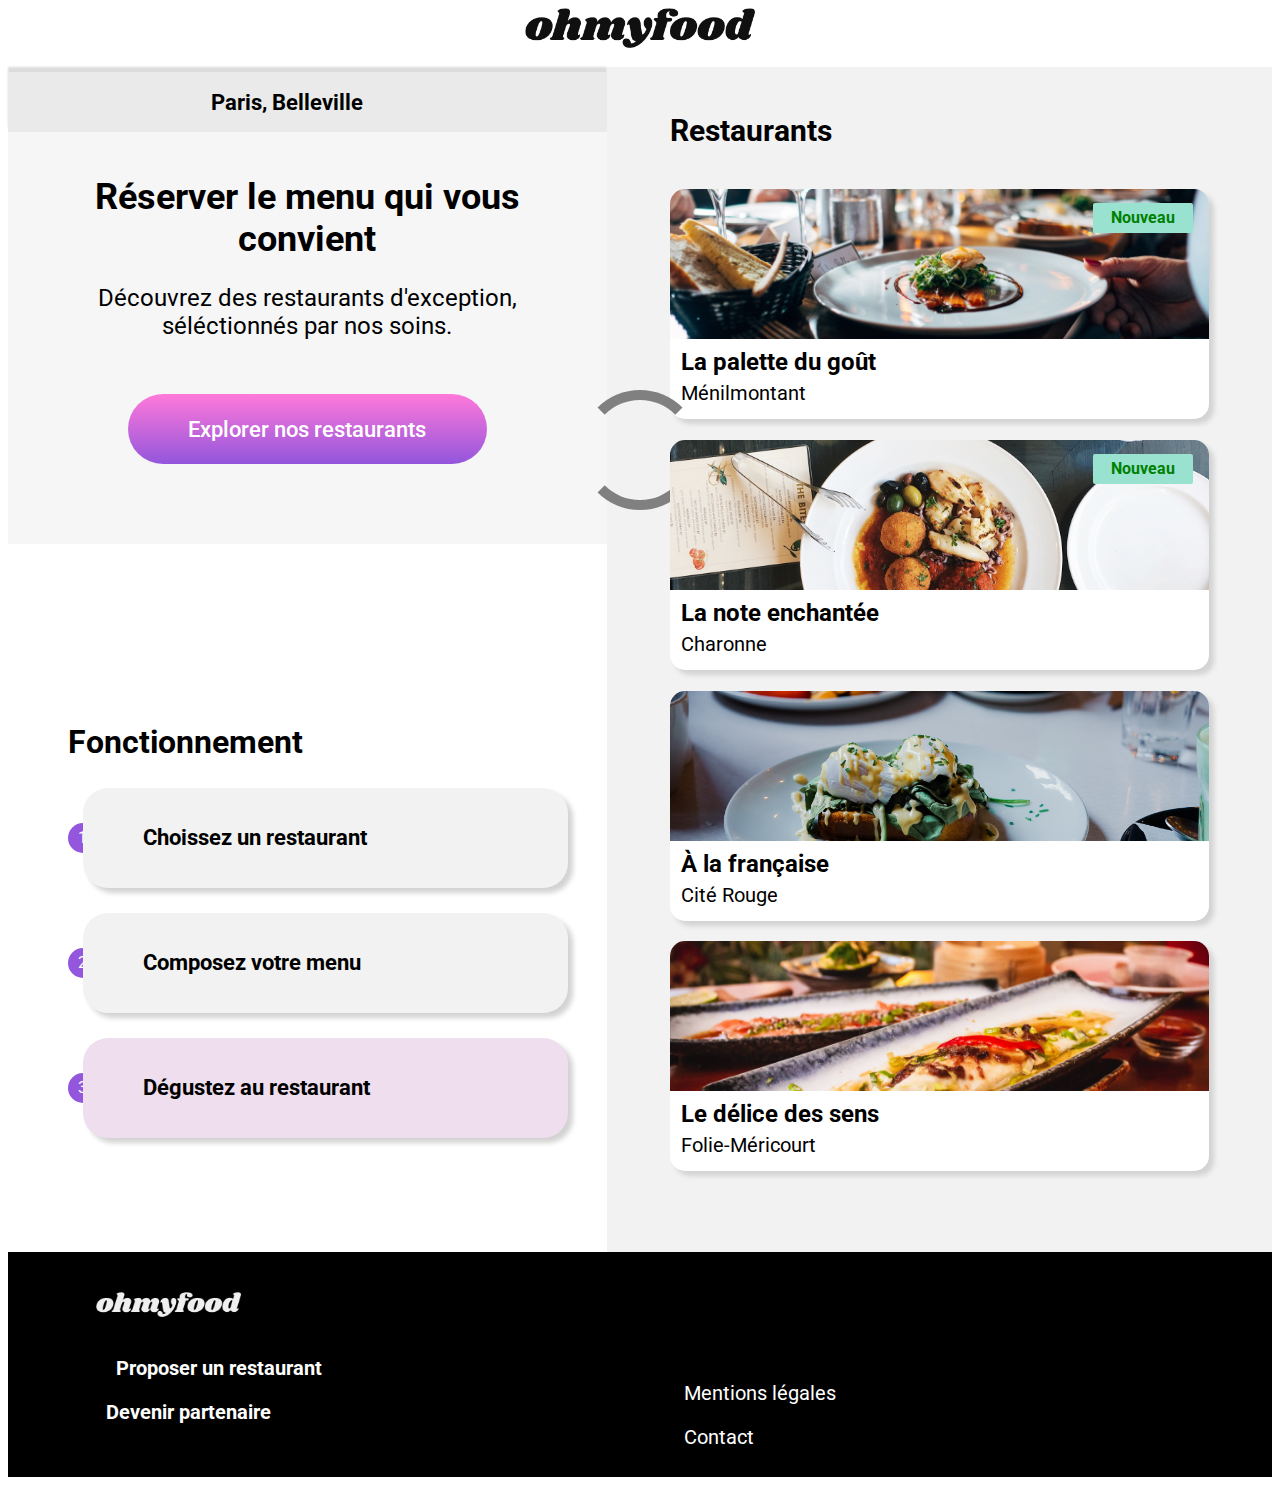
<file: index.html>
<!DOCTYPE html>
<html lang="fr">
<head>
    <meta charset="UTF-8">
    <title>ohmyfood-Accueil</title>
    <meta name="viewport" content="width=device-width" />
    <link
      rel="stylesheet"
      href="https://use.fontawesome.com/releases/v5.13.0/css/all.css"
      integrity="sha384-Bfad6CLCknfcloXFOyFnlgtENryhrpZCe29RTifKEixXQZ38WheV+i/6YWSzkz3V"
      crossorigin="anonymous"
    />
    <link rel="stylesheet" href="style.css">
    <link rel="preconnect" href="https://fonts.gstatic.com">
    <link href="https://fonts.googleapis.com/css2?family=Shrikhand&display=swap" rel="stylesheet">
    <link href="https://fonts.googleapis.com/css2?family=Roboto:wght@100;400&family=Shrikhand&display=swap" rel="stylesheet"> 
</head>
<body>
  <div id="loader">
  </div>
  <div id="corps">
    <header>
      <div id="TETE">
        <div id="TETE__logo">
          <img src="images/logo/ohmyfood.png" alt="ohmyfood" height="40">
        </div>
      </div>
    </header>
    <div id="pc">
      <div id="principal">
        <nav id="top">
          <div id="ville">
            <div id="ville__loc">   
              <div id="ville__map">
                <i class="fas fa-map-marker-alt fa-lg" id="map"></i>
              </div>
              <div id="ville__paris">
                <P><strong>Paris, Belleville</strong></P>
              </div>
            </div>
          </div>
          <div id="oh">
            <div id="oh__menu">
              <h1 id="oh__menu--titre">Réserver le menu qui vous convient</h1>
              <p id="oh__menu--txt">Découvrez des restaurants d'exception, séléctionnés par nos soins.</P>
              <div id="bouton">
                <a id="bouton__explorer" href="#Restaurants">Explorer nos restaurants</a>
              </div>
            </div> 
          </div>
        </nav>  
        <div id="fonct">
          <h1>Fonctionnement</h1>
          <div class="fonct__list">
            <div class="fonct__list--number">
              1
            </div>
            <div class="fonct__list--txt">
              <div class="fonct__list--logo">
                <i class="fas fa-mobile-alt fa-sm" id="mobile"></i>
              </div>
              Choissez un restaurant
            </div>
          </div>
          <div class="fonct__list">
            <div class="fonct__list--number">
              2
            </div>
            <div class="fonct__list--txt">
              <div class="fonct__list--logo">
                <i class="fas fa-list-ul fa-sm" id="list"></i>
              </div>
              Composez votre menu
            </div>
          </div>
          <div class="fonct__list">
            <div class="fonct__list--number">
              3
            </div>
            <div class="fonct__list--txt" id="violet">
              <div class="fonct__list--logo">
                <i class="fas fa-store fa-sm" id="store"></i>
              </div>
              Dégustez au restaurant
            </div>
          </div>
        </div>
      </div>
      <div id="Restaurants">
        <h1>Restaurants</h1>
        <div class="Restaurants__list">
          <a href="Menu_la_palette.html">
            <div class="Restaurants__list--Resto">
              <div class="Restaurants__list--image">
                <img src="images/restaurants/La_palette_du_goût.jpg" alt="La palette du goût" class="image">
              </div>
              <div class="Restaurants__list--Nouveau" id="Nouveau">
                Nouveau
              </div>
            </div>
            <div class="Resto__titre">
              <div>
                <h2>La palette du goût</h2>
                <p>Ménilmontant</p>
              </div>
              <input type="checkbox" id="Resto1" class="Resto">
              <label for="Resto1" class="vide">
                <i class="far fa-heart fa-2x heart"></i>
              </label>
              <label for="Resto1" class="coeur">
                <i class="fas fa-heart fa-2x remplissage"></i>
              </label>
            </div>
          </a>
        </div>
        <div class="Restaurants__list">
          <a href="Menu_la_note.html">
            <div class="Restaurants__list--Resto">
              <div class="Restaurants__list--image">
                <img src="images/restaurants/La_note_enchantée.jpg" alt="La note enchantée" class="image">
              </div>
              <div class="Restaurants__list--Nouveau">
                Nouveau
              </div>
            </div>
            <div class="Resto__titre">
              <div>
                <h2>La note enchantée</h2>
                <p>Charonne</p>
              </div>
              <input type="checkbox" id="Resto2" class="Resto">
              <label for="Resto2" class="vide">
                <i class="far fa-heart fa-2x heart"></i>
              </label>
              <label for="Resto2" class="coeur">
                <i class="fas fa-heart fa-2x remplissage"></i>
              </label>
            </div>
          </a>
        </div>
        <div class="Restaurants__list">
          <a href="Menu_a_la_francaise.html">
            <div class="Restaurants__list--Resto">
              <div class="Restaurants__list--image">
                <img src="images/restaurants/À_la_française.jpg" alt="À la française" class="image">
              </div>
            </div>
            <div class="Resto__titre">
              <div>
                <h2>À la française</h2>
                <p>Cité Rouge</p>
              </div>
              <input type="checkbox" id="Resto3" class="Resto">
              <label for="Resto3" class="vide">
                <i class="far fa-heart fa-2x heart"></i>
              </label>
              <label for="Resto3" class="coeur">
                <i class="fas fa-heart fa-2x remplissage"></i>
              </label>
            </div>
          </a>
        </div>
        <div class="Restaurants__list">
          <a href="Menu_le_délice.html">
            <div class="Restaurants__list--Resto">
              <div class="Restaurants__list--image">
                <img src="images/restaurants/Le_délice_des_sens.jpg" alt="Le délice des sens" class="image">
              </div>
            </div>
            <div class="Resto__titre">
              <div>
                <h2>Le délice des sens</h2>
                <p>Folie-Méricourt</p>
              </div>
              <input type="checkbox" id="Resto4" class="Resto">
              <label for="Resto4" class="vide">
                <i class="far fa-heart fa-2x heart"></i>
              </label>
              <label for="Resto4" class="coeur">
                <i class="fas fa-heart fa-2x remplissage"></i>
              </label>
            </div>
          </a>
        </div>
      </div>
    </div>
    <footer>
      <div id="pied">
        <div id="pied__contact">
          <div id="pied__logo">
            <img src="images/logo/ohmyfood.png" alt="ohmyfood" height="25">
          </div>
          <div id="gras">
            <span class="pied__lien">
              <i class="fas fa-utensils fa-sm" id="ustensile"></i>
              <a href="proposer.html" class="pied__lien"><strong>Proposer un restaurant</strong></a>
            </span>
            <span class="pied__lien">
              <i class="fas fa-hands-helping fa-sm" id="mains"></i>
              <a href="partenaire.html" class="pied__lien"><strong>Devenir partenaire</strong></a>
            </span>
          </div>
          <div id="normal">
            <a href="Mentions_légales.html" class="pied__lien">Mentions légales</a>
            <a href="mailto:contact@ohmyfood.fr" class="pied__lien">Contact</a>
          </div>
        </div>
      </div>
    </footer>
  </div>
</body>
</html>
</file>
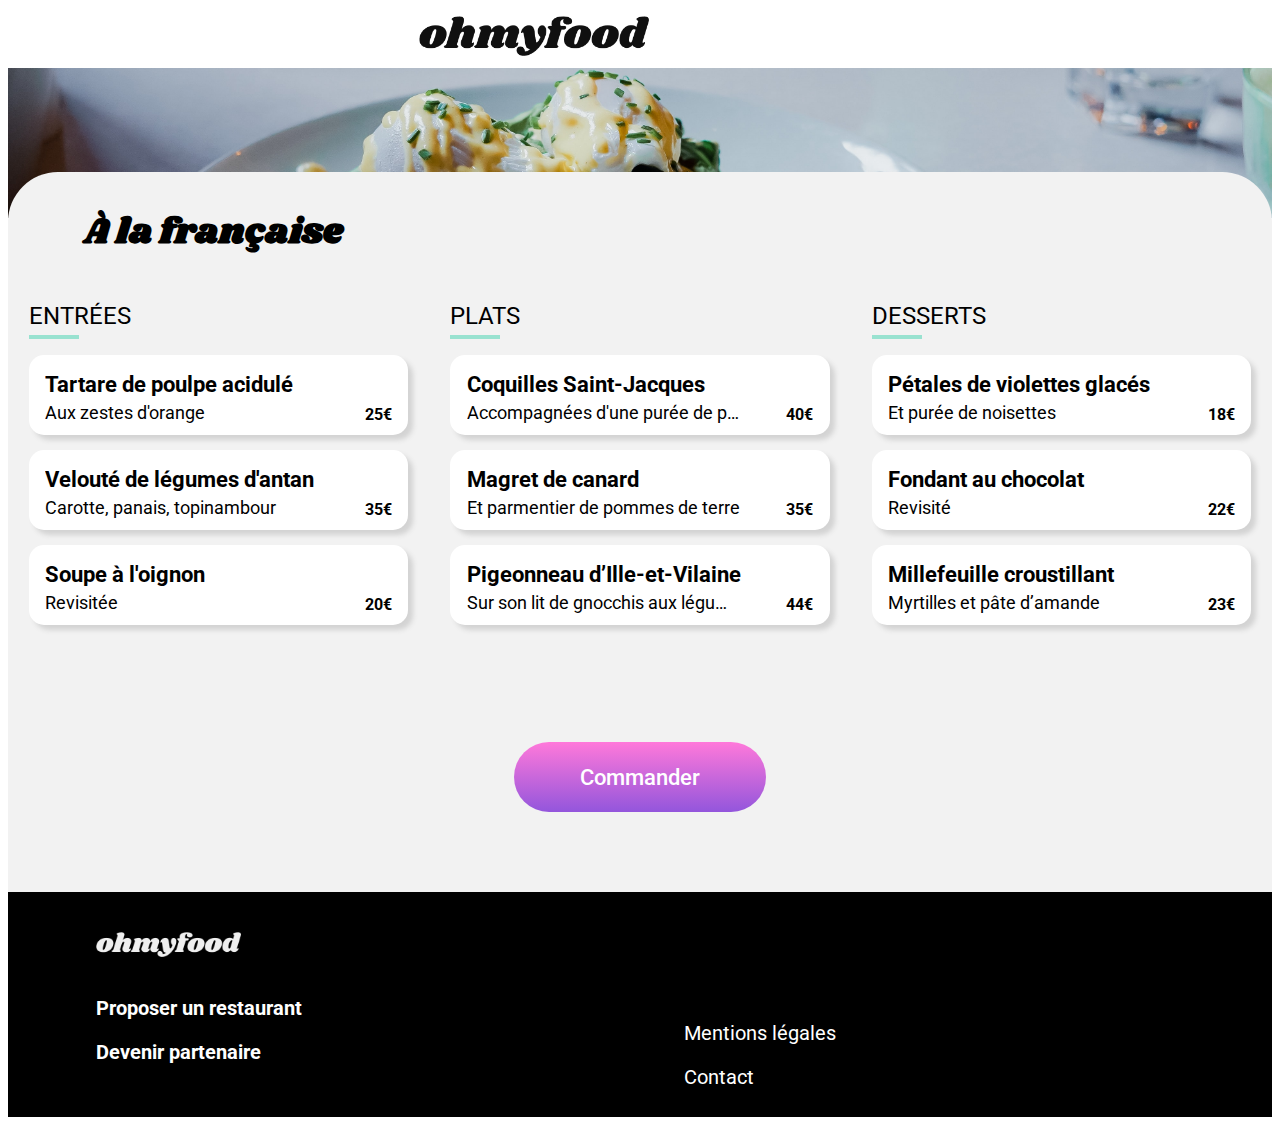
<file: Menu_a_la_francaise.html>
<!DOCTYPE html>
<html lang="fr">
<head>
    <meta charset="UTF-8">
    <title>ohmyfood-Menu à la française</title>
    <meta name="viewport" content="width=device-width" />
    <link
      rel="stylesheet"
      href="https://use.fontawesome.com/releases/v5.13.0/css/all.css"
      integrity="sha384-Bfad6CLCknfcloXFOyFnlgtENryhrpZCe29RTifKEixXQZ38WheV+i/6YWSzkz3V"
      crossorigin="anonymous"
    />
    <link rel="stylesheet" href="style.css">
    <link rel="preconnect" href="https://fonts.gstatic.com">
    <link href="https://fonts.googleapis.com/css2?family=Shrikhand&display=swap" rel="stylesheet">
    <link href="https://fonts.googleapis.com/css2?family=Roboto:wght@100;400&family=Shrikhand&display=swap" rel="stylesheet">  
</head>
<body>
  <header>
    <div id="haut">
      <div id="haut__retour">
        <div id="haut__flèche">
          <a href="Index.html">
            <i class="fas fa-arrow-left fa-lg" style="color: black"></i>
          </a>
        </div>
        <div id="haut__logo">
          <img src="images/logo/ohmyfood.png" alt="ohmyfood" height="40">
        </div>
      </div>
    </div>
  </header> 
  <main>
    <div id="Resto">
      <div class="Resto__image">
        <img src="images/restaurants/À_la_française.jpg" alt="À la française" class="img">
      </div>
      <div id="Resto__formule">
        <div class="Resto__titre">
          <div>
            <h1>À la française</h1>
          </div>
          <input type="checkbox" id="la_palette" class="Resto">
          <label for="la_palette" class="vide">
            <i class="far fa-heart fa-2x heart"></i>
          </label>
          <label for="la_palette" class="coeur">
            <i class="fas fa-heart fa-2x remplissage"></i>
          </label>
        </div>
        <div class="Resto__txt">
          <h2>ENTRÉES</h2>
          <div class="Resto__trait">
          </div> 
          <div class="Resto__box" id="box1">
            <input type="checkbox" id="Resto__box1" class="box">
            <div class="Resto__contenu">
              <div class="Resto__menu">
                <h3 class="Resto__h3">Tartare de poulpe acidulé</h3>
                <p class="Resto__p">Aux zestes d'orange</p>
              </div>
              <label for="Resto__box1" class="Resto__prix">
                <strong>25€</strong>
              </label>
            </div>
            <div class="Resto__valide entrées">
              <div class="Resto__check">
                <i class="fas fa-check-circle check"></i>
              </div>
            </div>
          </div>
          <div class="Resto__box" id="box2">
            <input type="checkbox" id="Resto__box2" class="box">
            <div class="Resto__contenu">
              <div class="Resto__menu">
                <h3 class="Resto__h3">Velouté de légumes d'antan</h3>
                <p class="Resto__p">Carotte, panais, topinambour</p>
              </div>
              <label for="Resto__box2" class="Resto__prix">
                <strong>35€</strong>
              </label>
            </div>
            <div class="Resto__valide entrées">
              <div class="Resto__check">
                <i class="fas fa-check-circle check"></i>
              </div>
            </div>
          </div>
          <div class="Resto__box" id="box3">
            <input type="checkbox" id="Resto__box3" class="box">
            <div class="Resto__contenu">
              <div class="Resto__menu">
                <h3 class="Resto__h3">Soupe à l'oignon</h3>
                <p class="Resto__p">Revisitée</p>
              </div>
              <label for="Resto__box3" class="Resto__prix">
                <strong>20€</strong>
              </label>
            </div>
            <div class="Resto__valide entrées">
              <div class="Resto__check">
                <i class="fas fa-check-circle check"></i>
              </div>
            </div>
          </div>
        </div>
        <div class="Resto__txt">
          <h2>PLATS</h2>
          <div class="Resto__trait">
          </div>
          <div class="Resto__box" id="box4">
            <input type="checkbox" id="Resto__box4" class="box">
            <div class="Resto__contenu">
              <div class="Resto__menu">
                <h3 class="Resto__h3">Coquilles Saint-Jacques</h3>
                <p class="Resto__p">Accompagnées d'une purée de panais</p>
              </div>
              <label for="Resto__box4" class="Resto__prix">
                <strong>40€</strong>
              </label>
            </div>
            <div class="Resto__valide plats">
              <div class="Resto__check">
                <i class="fas fa-check-circle check"></i>
              </div>
            </div>
          </div>
          <div class="Resto__box" id="box5">
            <input type="checkbox" id="Resto__box5" class="box">
            <div class="Resto__contenu">
              <div class="Resto__menu">
                <h3 class="Resto__h3">Magret de canard</h3>
                <p class="Resto__p">Et parmentier de pommes de terre</p>
              </div>
              <label for="Resto__box5" class="Resto__prix">
                <strong>35€</strong>
              </label>
            </div>
            <div class="Resto__valide plats">
              <div class="Resto__check">
                <i class="fas fa-check-circle check"></i>
              </div>
            </div>
          </div>
          <div class="Resto__box" id="box6">
            <input type="checkbox" id="Resto__box6" class="box">
            <div class="Resto__contenu">
              <div class="Resto__menu">
                <h3 class="Resto__h3">Pigeonneau d’Ille-et-Vilaine</h3>
                <p class="Resto__p">Sur son lit de gnocchis aux légumes</p>
              </div>
              <label for="Resto__box6" class="Resto__prix">
                <strong>44€</strong>
              </label>
            </div>
            <div class="Resto__valide plats">
              <div class="Resto__check">
                <i class="fas fa-check-circle check"></i>
              </div>
            </div>
          </div>
        </div>
        <div class="Resto__txt">
          <h2>DESSERTS</h2>
          <div class="Resto__trait">
          </div>
          <div class="Resto__box" id="box7">
            <input type="checkbox" id="Resto__box7" class="box">
            <div class="Resto__contenu">
              <div class="Resto__menu">
                <h3 class="Resto__h3">Pétales de violettes glacés</h3>
                <p class="Resto__p">Et purée de noisettes</p>
              </div>
              <label class="Resto__prix">
                <strong>18€</strong>
              </label>
            </div>
            <div class="Resto__valide desserts">
              <div class="Resto__check">
                <i class="fas fa-check-circle check"></i>
              </div>
            </div>
          </div>
          <div class="Resto__box" id="box8">
            <input type="checkbox" id="Resto__box8" class="box">
            <div class="Resto__contenu">
              <div class="Resto__menu">
                <h3 class="Resto__h3">Fondant au chocolat</h3>
                <p class="Resto__p">Revisité</p>
              </div>
              <label for="Resto__box8" class="Resto__prix">
                <strong>22€</strong>
              </label>
            </div>
            <div class="Resto__valide desserts">
              <div class="Resto__check">
                <i class="fas fa-check-circle check"></i>
              </div>
            </div>
          </div>
          <div class="Resto__box" id="box9">
            <input type="checkbox" id="Resto__box9" class="box">
            <div class="Resto__contenu">
              <div class="Resto__menu">
                <h3 class="Resto__h3">Millefeuille croustillant</h3>
                <p class="Resto__p">Myrtilles et pâte d’amande</p>
              </div>
              <label for="Resto__box9" class="Resto__prix">
                <strong>23€</strong>
              </label>
            </div>
            <div class="Resto__valide desserts">
              <div class="Resto__check">
                <i class="fas fa-check-circle check"></i>
              </div>
            </div>
          </div>
        </div>
        <div id="bouton">
          <a id="bouton__explorer" href="page.html">Commander</a>
        </div>
      </div>
    </div>
  </main>
  <footer>
    <div id="pied">
      <div id="pied__contact">
        <div id="pied__logo">
          <img src="images/logo/ohmyfood.png" alt="ohmyfood" height="25">
        </div>
        <div id="gras">
          <span class="pied__lien">
            <i class="fas fa-utensils fa-sm ustensile"></i>
            <a href="proposer.html" class="pied__lien"><strong>Proposer un restaurant</strong></a>
          </span>
          <span class="pied__lien">
            <i class="fas fa-hands-helping fa-sm mains"></i>
            <a href="partenaire.html" class="pied__lien"><strong>Devenir partenaire</strong></a>
          </span>
        </div>
        <div id="normal">
          <a href="Mentions_légales.html" class="pied__lien">Mentions légales</a>
          <a href="mailto:contact@ohmyfood.fr" class="pied__lien">Contact</a>
        </div>
      </div>
    </div>
  </footer>
</body>
</html>
</file>
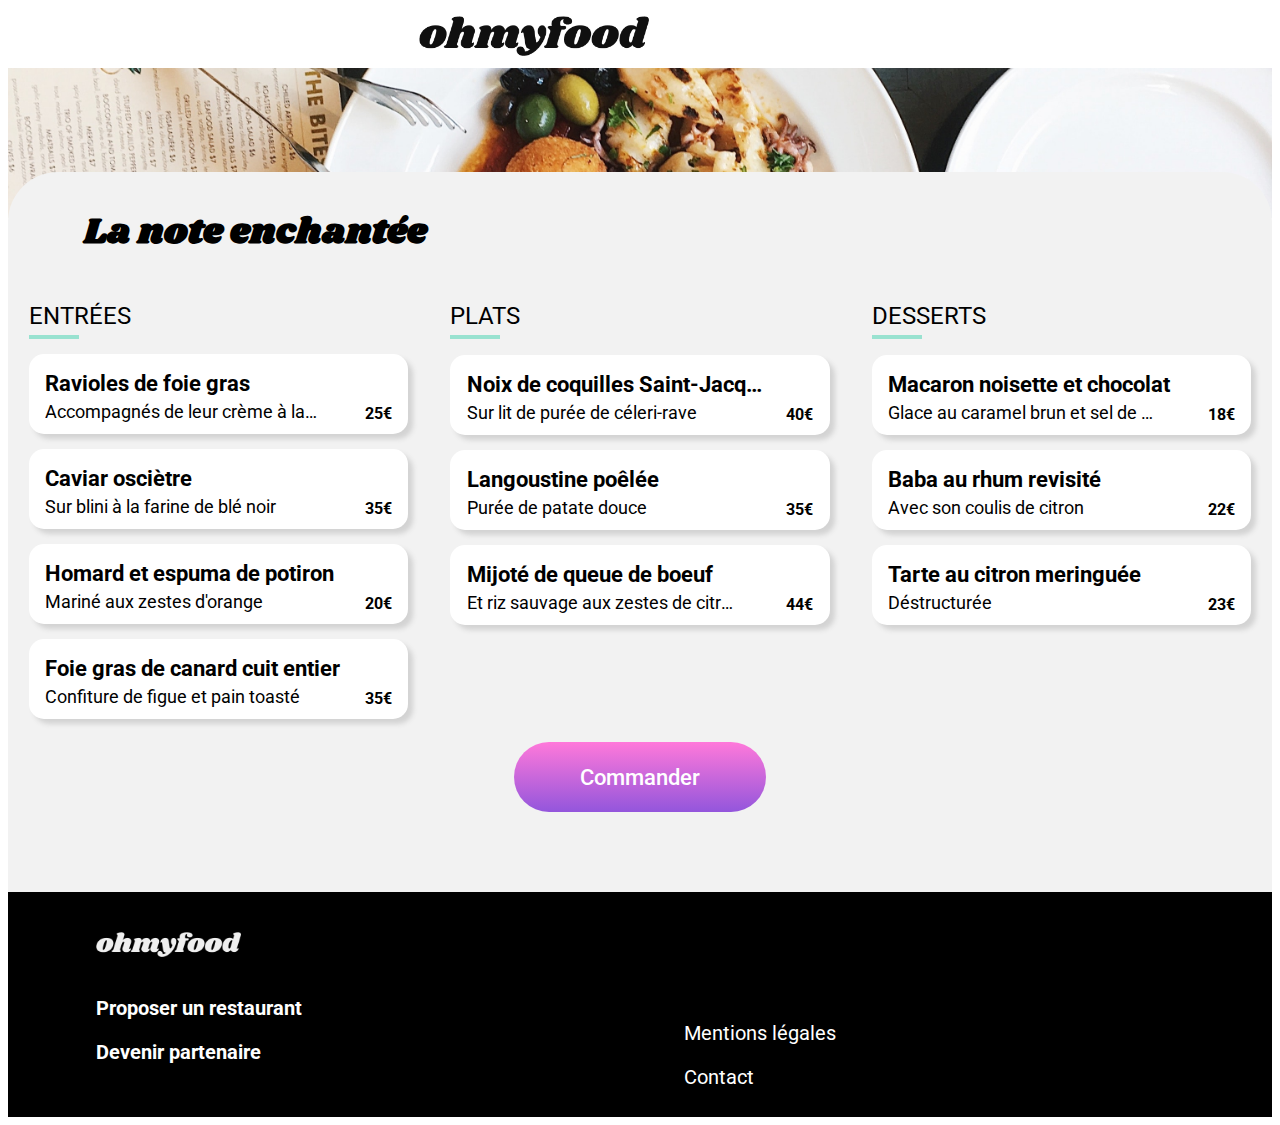
<file: Menu_la_note.html>
<!DOCTYPE html>
<html lang="fr">
<head>
    <meta charset="UTF-8">
    <title>ohmyfood-Menu la note enchantée</title>
    <meta name="viewport" content="width=device-width" />
    <link
      rel="stylesheet"
      href="https://use.fontawesome.com/releases/v5.13.0/css/all.css"
      integrity="sha384-Bfad6CLCknfcloXFOyFnlgtENryhrpZCe29RTifKEixXQZ38WheV+i/6YWSzkz3V"
      crossorigin="anonymous"
    />
    <link rel="stylesheet" href="style.css">
    <link rel="preconnect" href="https://fonts.gstatic.com">
    <link href="https://fonts.googleapis.com/css2?family=Shrikhand&display=swap" rel="stylesheet">
    <link href="https://fonts.googleapis.com/css2?family=Roboto:wght@100;400&family=Shrikhand&display=swap" rel="stylesheet">  
</head>
<body>
  <header>
    <div id="haut">
      <div id="haut__retour">
        <div id="haut__flèche">
          <a href="Index.html">
            <i class="fas fa-arrow-left fa-lg" style="color: black"></i>
          </a>
        </div>
        <div id="haut__logo">
          <img src="images/logo/ohmyfood.png" alt="ohmyfood" height="40">
        </div>
      </div>
    </div>
  </header> 
  <main>
    <div id="Resto">
      <div class="Resto__image">
        <img src="images/restaurants/La_note_enchantée.jpg" alt="La note enchantée" class="img">
      </div>
      <div id="Resto__formule">
        <div class="Resto__titre">
          <div>
            <h1>La note enchantée</h1>
          </div>
          <input type="checkbox" id="la_palette" class="Resto">
          <label for="la_palette" class="vide">
            <i class="far fa-heart fa-2x heart"></i>
          </label>
          <label for="la_palette" class="coeur">
            <i class="fas fa-heart fa-2x remplissage"></i>
          </label>
        </div>
        <div class="Resto__txt">
          <h2>ENTRÉES</h2>
          <div class="Resto__trait">
          </div> 
          <div class="Resto__box" id="box1">
            <input type="checkbox" id="Resto__box1" class="box">
            <div class="Resto__contenu">
              <div class="Resto__menu">
                <h3 class="Resto__h3">Ravioles de foie gras</h3>
                <p class="Resto__p">Accompagnés de leur crème à la truffe</p>
              </div>
              <label for="Resto__box1" class="Resto__prix">
                <strong>25€</strong>
              </label>
            </div>
            <div class="Resto__valide entrées">
              <div class="Resto__check">
                <i class="fas fa-check-circle check"></i>
              </div>
            </div>
          </div>
          <div class="Resto__box" id="box2">
            <input type="checkbox" id="Resto__box2" class="box">
            <div class="Resto__contenu">
              <div class="Resto__menu">
                <h3 class="Resto__h3">Caviar osciètre</h3>
                <p class="Resto__p">Sur blini à la farine de blé noir</p>
              </div>
              <label for="Resto__box2" class="Resto__prix">
                <strong>35€</strong>
              </label>
            </div>
            <div class="Resto__valide entrées">
              <div class="Resto__check">
                <i class="fas fa-check-circle check"></i>
              </div>
            </div>
          </div>
          <div class="Resto__box" id="box3">
            <input type="checkbox" id="Resto__box3" class="box">
            <div class="Resto__contenu">
              <div class="Resto__menu">
                <h3 class="Resto__h3">Homard et espuma de potiron</h3>
                <p class="Resto__p">Mariné aux zestes d'orange</p>
              </div>
              <label for="Resto__box3" class="Resto__prix">
                <strong>20€</strong>
              </label>
            </div>
            <div class="Resto__valide entrées">
              <div class="Resto__check">
                <i class="fas fa-check-circle check"></i>
              </div>
            </div>
          </div>
          <div class="Resto__box" id="box4">
            <input type="checkbox" id="Resto__box4" class="box">
            <div class="Resto__contenu">
              <div class="Resto__menu">
                <h3 class="Resto__h3">Foie gras de canard cuit entier</h3>
                <p class="Resto__p">Confiture de figue et pain toasté</p>
              </div>
              <label for="Resto__box4" class="Resto__prix">
                <strong>35€</strong>
              </label>
            </div>
            <div class="Resto__valide entrées">
              <div class="Resto__check">
                <i class="fas fa-check-circle check"></i>
              </div>
            </div>
          </div>
        </div>
        <div class="Resto__txt">
          <h2>PLATS</h2>
          <div class="Resto__trait">
          </div>
          <div class="Resto__box" id="box5">
            <input type="checkbox" id="Resto__box5" class="box">
            <div class="Resto__contenu">
              <div class="Resto__menu">
                <h3 class="Resto__h3">Noix de coquilles Saint-Jacques</h3>
                <p class="Resto__p">Sur lit de purée de céleri-rave</p>
              </div>
              <label for="Resto__box5" class="Resto__prix">
                <strong>40€</strong>
              </label>
            </div>
            <div class="Resto__valide plats">
              <div class="Resto__check">
                <i class="fas fa-check-circle check"></i>
              </div>
            </div>
          </div>
          <div class="Resto__box" id="box6">
            <input type="checkbox" id="Resto__box6" class="box">
            <div class="Resto__contenu">
              <div class="Resto__menu">
                <h3 class="Resto__h3">Langoustine poêlée</h3>
                <p class="Resto__p">Purée de patate douce</p>
              </div>
              <label for="Resto__box6" class="Resto__prix">
                <strong>35€</strong>
              </label>
            </div>
            <div class="Resto__valide plats">
              <div class="Resto__check">
                <i class="fas fa-check-circle check"></i>
              </div>
            </div>
          </div>
          <div class="Resto__box" id="box7">
            <input type="checkbox" id="Resto__box7" class="box">
            <div class="Resto__contenu">
              <div class="Resto__menu">
                <h3 class="Resto__h3">Mijoté de queue de boeuf</h3>
                <p class="Resto__p">Et riz sauvage aux zestes de citron</p>
              </div>
              <label for="Resto__box7" class="Resto__prix">
                <strong>44€</strong>
              </label>
            </div>
            <div class="Resto__valide plats">
              <div class="Resto__check">
                <i class="fas fa-check-circle check"></i>
              </div>
            </div>
          </div>
        </div>
        <div class="Resto__txt">
          <h2>DESSERTS</h2>
          <div class="Resto__trait">
          </div>
          <div class="Resto__box" id="box8">
            <input type="checkbox" id="Resto__box8" class="box">
            <div class="Resto__contenu">
              <div class="Resto__menu">
                <h3 class="Resto__h3">Macaron noisette et chocolat</h3>
                <p class="Resto__p">Glace au caramel brun et sel de Guérande</p>
              </div>
              <label for="Resto__box8" class="Resto__prix">
                <strong>18€</strong>
              </label>
            </div>
            <div class="Resto__valide desserts">
              <div class="Resto__check">
                <i class="fas fa-check-circle check"></i>
              </div>
            </div>
          </div>
          <div class="Resto__box" id="box9">
            <input type="checkbox" id="Resto__box9" class="box">
            <div class="Resto__contenu">
              <div class="Resto__menu">
                <h3 class="Resto__h3">Baba au rhum revisité</h3>
                <p class="Resto__p">Avec son coulis de citron</p>
              </div>
              <label for="Resto__box9" class="Resto__prix">
                <strong>22€</strong>
              </label>
            </div>
            <div class="Resto__valide desserts">
              <div class="Resto__check">
                <i class="fas fa-check-circle check"></i>
              </div>
            </div>
          </div>
          <div class="Resto__box" id="box10">
            <input type="checkbox" id="Resto__box10" class="box">
            <div class="Resto__contenu">
              <div class="Resto__menu">
                <h3 class="Resto__h3">Tarte au citron meringuée</h3>
                <p class="Resto__p">Déstructurée</p>
              </div>
              <label for="Resto__box10" class="Resto__prix">
                <strong>23€</strong>
              </label>
            </div>
            <div class="Resto__valide desserts">
              <div class="Resto__check">
                <i class="fas fa-check-circle check"></i>
              </div>
            </div>
          </div>
        </div>
        <div id="bouton">
          <a id="bouton__explorer" href="page.html">Commander</a>
        </div>
      </div>
    </div>
  </main>
  <footer>
    <div id="pied">
      <div id="pied__contact">
        <div id="pied__logo">
          <img src="images/logo/ohmyfood.png" alt="ohmyfood" height="25">
        </div>
        <div id="gras">
          <span class="pied__lien">
            <i class="fas fa-utensils fa-sm ustensile"></i>
            <a href="proposer.html" class="pied__lien"><strong>Proposer un restaurant</strong></a>
          </span>
          <span class="pied__lien">
            <i class="fas fa-hands-helping fa-sm mains"></i>
            <a href="partenaire.html" class="pied__lien"><strong>Devenir partenaire</strong></a>
          </span>
        </div>
        <div id="normal">
          <a href="Mentions_légales.html" class="pied__lien">Mentions légales</a>
          <a href="mailto:contact@ohmyfood.fr" class="pied__lien">Contact</a>
        </div>
      </div>
    </div>
  </footer>
</body>
</html>
</file>
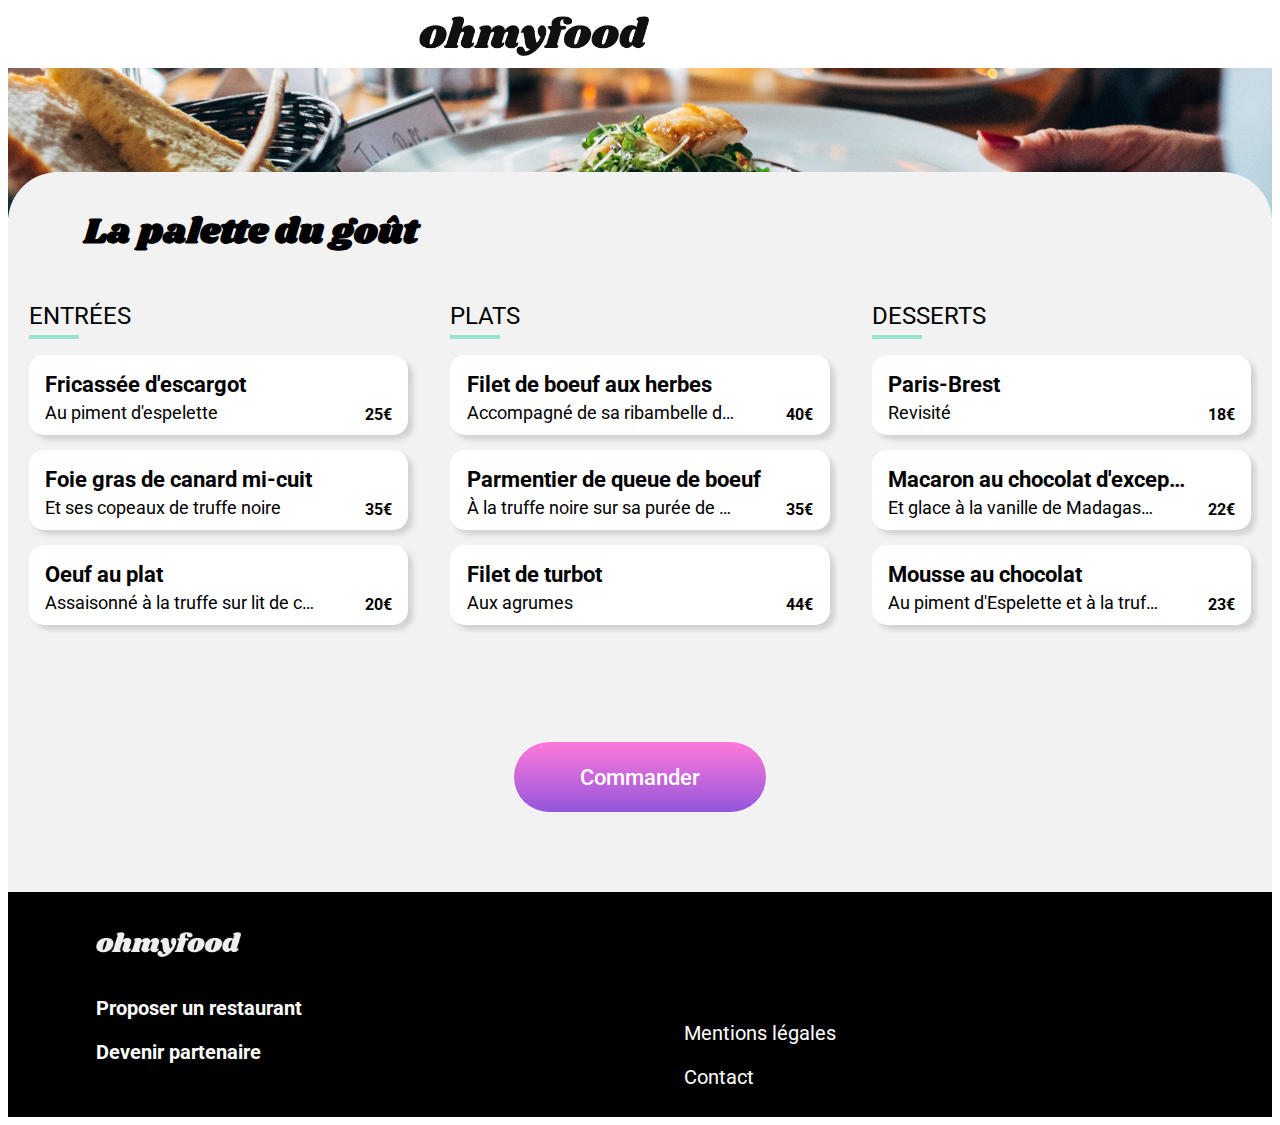
<file: Menu_la_palette.html>
<!DOCTYPE html>
<html lang="fr">
<head>
    <meta charset="UTF-8">
    <title>ohmyfood-Menu la palette</title>
    <meta name="viewport" content="width=device-width" />
    <link
      rel="stylesheet"
      href="https://use.fontawesome.com/releases/v5.13.0/css/all.css"
      integrity="sha384-Bfad6CLCknfcloXFOyFnlgtENryhrpZCe29RTifKEixXQZ38WheV+i/6YWSzkz3V"
      crossorigin="anonymous"
    />
    <link rel="stylesheet" href="style.css">
    <link rel="preconnect" href="https://fonts.gstatic.com">
    <link href="https://fonts.googleapis.com/css2?family=Shrikhand&display=swap" rel="stylesheet">
    <link href="https://fonts.googleapis.com/css2?family=Roboto:wght@100;400&family=Shrikhand&display=swap" rel="stylesheet">
</head>
<body>
  <header>
    <div id="haut">
      <div id="haut__retour">
        <div id="haut__flèche">
          <a href="Index.html">
            <i class="fas fa-arrow-left fa-2x" style="color: black"></i>
          </a>
        </div>
        <div id="haut__logo">
          <img src="images/logo/ohmyfood.png" alt="ohmyfood" height="40">
        </div>
      </div>
    </div>
  </header> 
  <main>
    <div id="Resto">
      <div class="Resto__image">
        <img src="images/restaurants/La_palette_du_goût.jpg" alt="La palette du goût" class="img">
      </div>
      <div id="Resto__formule">
        <div class="Resto__titre">
          <div>
            <h1>La palette du goût</h1>
          </div>
          <input type="checkbox" id="la_palette" class="Resto">
          <label for="la_palette" class="vide">
            <i class="far fa-heart fa-2x heart"></i>
          </label>
          <label for="la_palette" class="coeur">
            <i class="fas fa-heart fa-2x remplissage"></i>
          </label>
        </div>
        <div class="Resto__txt">
          <h2>ENTRÉES</h2>
          <div class="Resto__trait">
          </div> 
          <div class="Resto__box" id="box1">
            <input type="checkbox" id="Resto__box1" class="box">
            <div class="Resto__contenu">
              <div class="Resto__menu">
                <h3 class="Resto__h3">Fricassée d'escargot</h3>
                <p class="Resto__p">Au piment d'espelette</p>
              </div>
              <label for="Resto__box1" class="Resto__prix">
                <strong>25€</strong>
              </label>
            </div>
            <div class="Resto__valide entrées">
              <div class="Resto__check">
                <i class="fas fa-check-circle check"></i>
              </div>
            </div>
          </div>
          <div class="Resto__box" id="box2">
            <input type="checkbox" id="Resto__box2" class="box">
            <div class="Resto__contenu">
              <div class="Resto__menu">
                <h3 class="Resto__h3">Foie gras de canard mi-cuit</h3>
                <p class="Resto__p">Et ses copeaux de truffe noire</p>
              </div>
              <label for="Resto__box2" class="Resto__prix">
                <strong>35€</strong>
              </label>
            </div>
            <div class="Resto__valide entrées">
              <div class="Resto__check">
                <i class="fas fa-check-circle check"></i>
              </div>
            </div>
          </div>
          <div class="Resto__box" id="box3">
            <input type="checkbox" id="Resto__box3" class="box">
            <div class="Resto__contenu">
              <div class="Resto__menu">
                <h3 class="Resto__h3">Oeuf au plat</h3>
                <p class="Resto__p">Assaisonné à la truffe sur lit de caviar</p>
              </div>
              <label for="Resto__box3" class="Resto__prix">
                <strong>20€</strong>
              </label>
            </div>
            <div class="Resto__valide entrées">
              <div class="Resto__check">
                <i class="fas fa-check-circle check"></i>
              </div>
            </div>
          </div>
        </div>
        <div class="Resto__txt">
          <h2>PLATS</h2>
          <div class="Resto__trait">
          </div>
          <div class="Resto__box" id="box4">
            <input type="checkbox" id="Resto__box4" class="box">
            <div class="Resto__contenu">
              <div class="Resto__menu">
                <h3 class="Resto__h3">Filet de boeuf aux herbes</h3>
                <p class="Resto__p">Accompagné de sa ribambelle de légumes</p>
              </div>
              <label for="Resto__box4" class="Resto__prix">
                <strong>40€</strong>
              </label>
            </div>
            <div class="Resto__valide plats">
              <div class="Resto__check">
                <i class="fas fa-check-circle check"></i>
              </div>
            </div>
          </div>
          <div class="Resto__box" id="box5">
            <input type="checkbox" id="Resto__box5" class="box">
            <div class="Resto__contenu">
              <div class="Resto__menu">
                <h3 class="Resto__h3">Parmentier de queue de boeuf</h3>
                <p class="Resto__p">À la truffe noire sur sa purée de panais</p>
              </div>
              <label for="Resto__box5" class="Resto__prix">
                <strong>35€</strong>
              </label>
            </div>
            <div class="Resto__valide plats">
              <div class="Resto__check">
                <i class="fas fa-check-circle check"></i>
              </div>
            </div>
          </div>
          <div class="Resto__box" id="box6">
            <input type="checkbox" id="Resto__box6" class="box">
            <div class="Resto__contenu">
              <div class="Resto__menu">
                <h3 class="Resto__h3">Filet de turbot</h3>
                <p class="Resto__p">Aux agrumes</p>
              </div>
              <label for="Resto__box6" class="Resto__prix">
                <strong>44€</strong>
              </label>
            </div>
            <div class="Resto__valide plats">
              <div class="Resto__check">
                <i class="fas fa-check-circle check"></i>
              </div>
            </div>
          </div>
        </div>
        <div class="Resto__txt">
          <h2>DESSERTS</h2>
          <div class="Resto__trait">
          </div>
          <div class="Resto__box" id="box7">
            <input type="checkbox" id="Resto__box7" class="box">
            <div class="Resto__contenu">
              <div class="Resto__menu">
                <h3 class="Resto__h3">Paris-Brest</h3>
                <p class="Resto__p">Revisité</p>
              </div>
              <label for="Resto__box7" class="Resto__prix">
                <strong>18€</strong>
              </label>
            </div>
            <div class="Resto__valide desserts">
              <div class="Resto__check">
                <i class="fas fa-check-circle check"></i>
              </div>
            </div>
          </div>
          <div class="Resto__box" id="box8">
            <input type="checkbox" id="Resto__box8" class="box">
            <div class="Resto__contenu">
              <div class="Resto__menu">
                <h3 class="Resto__h3">Macaron au chocolat d'exception</h3>
                <p class="Resto__p">Et glace à la vanille de Madagascar</p>
              </div>
              <label for="Resto__box8" class="Resto__prix">
                <strong>22€</strong>
              </label>
            </div>
            <div class="Resto__valide desserts">
              <div class="Resto__check">
                <i class="fas fa-check-circle check"></i>
              </div>
            </div>
          </div>
          <div class="Resto__box" id="box9">
            <input type="checkbox" id="Resto__box9" class="box">
            <div class="Resto__contenu">
              <div class="Resto__menu">
                <h3 class="Resto__h3">Mousse au chocolat</h3>
                <p class="Resto__p">Au piment d'Espelette et à la truffe noire</p>
              </div>
              <label for="Resto__box9" class="Resto__prix">
                <strong>23€</strong>
              </label>
            </div>
            <div class="Resto__valide desserts">
              <div class="Resto__check">
                <i class="fas fa-check-circle check"></i>
              </div>
            </div>
          </div>
        </div>
        <div id="bouton">
          <a id="bouton__explorer" href="page.html">Commander</a>
        </div>
      </div>
    </div>
  </main>
  <footer>
    <div id="pied">
      <div id="pied__contact">
        <div id="pied__logo">
          <img src="images/logo/ohmyfood.png" alt="ohmyfood" height="25">
        </div>
        <div id="gras">
          <span class="pied__lien">
            <i class="fas fa-utensils fa-sm ustensile"></i>
            <a href="proposer.html" class="pied__lien"><strong>Proposer un restaurant</strong></a>
          </span>
          <span class="pied__lien">
            <i class="fas fa-hands-helping fa-sm mains"></i>
            <a href="partenaire.html" class="pied__lien"><strong>Devenir partenaire</strong></a>
          </span>
        </div>
        <div id="normal">
          <a href="Mentions_légales.html" class="pied__lien">Mentions légales</a>
          <a href="mailto:contact@ohmyfood.fr" class="pied__lien">Contact</a>
        </div>
      </div>
    </div>
  </footer>
</body>
</html>
</file>
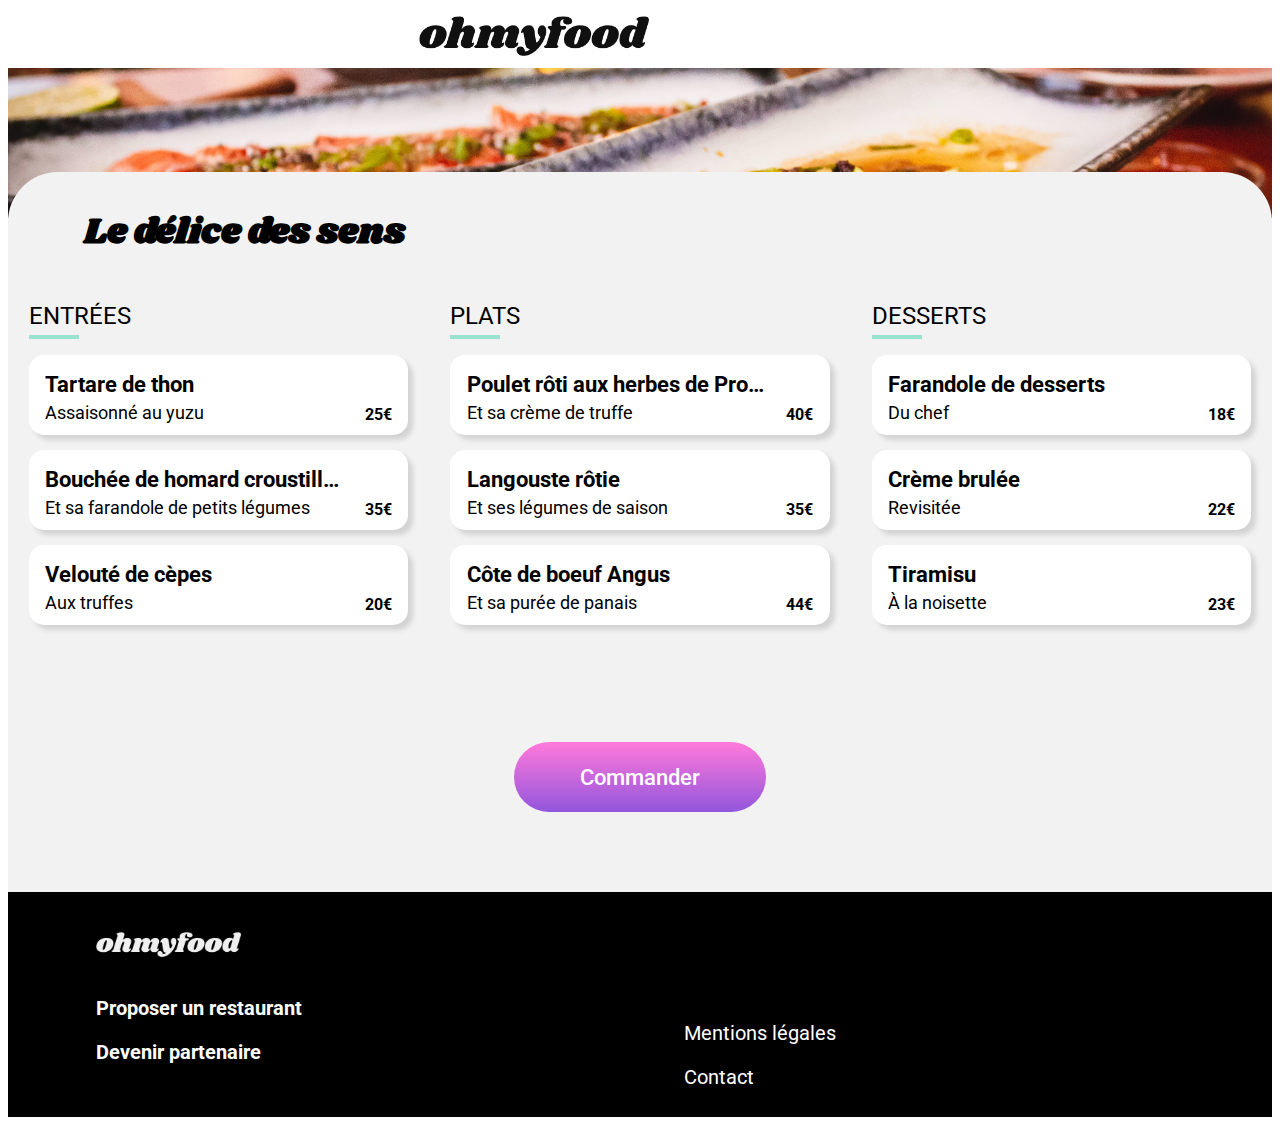
<file: Menu_le_délice.html>
<!DOCTYPE html>
<html lang="fr">
<head>
    <meta charset="UTF-8">
    <title>ohmyfood-Menu le délice des sens</title>
    <meta name="viewport" content="width=device-width" />
    <link
      rel="stylesheet"
      href="https://use.fontawesome.com/releases/v5.13.0/css/all.css"
      integrity="sha384-Bfad6CLCknfcloXFOyFnlgtENryhrpZCe29RTifKEixXQZ38WheV+i/6YWSzkz3V"
      crossorigin="anonymous"
    />
    <link rel="stylesheet" href="style.css">
    <link rel="preconnect" href="https://fonts.gstatic.com">
    <link href="https://fonts.googleapis.com/css2?family=Shrikhand&display=swap" rel="stylesheet">
    <link href="https://fonts.googleapis.com/css2?family=Roboto:wght@100;400&family=Shrikhand&display=swap" rel="stylesheet">
</head>
<body>
  <header>
    <div id="haut">
      <div id="haut__retour">
        <div id="haut__flèche">
          <a href="Index.html">
            <i class="fas fa-arrow-left fa-lg" style="color: black"></i>
          </a>
        </div>
        <div id="haut__logo">
          <img src="images/logo/ohmyfood.png" alt="ohmyfood" height="40">
        </div>
      </div>
    </div>
  </header> 
  <main>
    <div id="Resto">
      <div class="Resto__image">
        <img src="images/restaurants/Le_délice_des_sens.jpg" alt="Le délice des sens" class="img">
      </div>
      <div id="Resto__formule">
        <div class="Resto__titre">
          <div>
            <h1>Le délice des sens</h1>
          </div>
          <input type="checkbox" id="la_palette" class="Resto">
          <label for="la_palette" class="vide">
            <i class="far fa-heart fa-2x heart"></i>
          </label>
          <label for="la_palette" class="coeur">
            <i class="fas fa-heart fa-2x remplissage"></i>
          </label>
        </div>
        <div class="Resto__txt">
          <h2>ENTRÉES</h2>
          <div class="Resto__trait">
          </div> 
          <div class="Resto__box" id="box1">
            <input type="checkbox" id="Resto__box1" class="box">
            <div class="Resto__contenu">
              <div class="Resto__menu">
                <h3 class="Resto__h3">Tartare de thon</h3>
                <p class="Resto__p">Assaisonné au yuzu</p>
              </div>
              <label for="Resto__box1" class="Resto__prix">
                <strong>25€</strong>
              </label>
            </div>
            <div class="Resto__valide entrées">
              <div class="Resto__check">
                <i class="fas fa-check-circle check"></i>
              </div>
            </div>
          </div>
          <div class="Resto__box" id="box2">
            <input type="checkbox" id="Resto__box2" class="box">
            <div class="Resto__contenu">
              <div class="Resto__menu">
                <h3 class="Resto__h3">Bouchée de homard croustillant</h3>
                <p class="Resto__p">Et sa farandole de petits légumes</p>
              </div>
              <label for="Resto__box2" class="Resto__prix">
                <strong>35€</strong>
              </label>
            </div>
            <div class="Resto__valide entrées">
              <div class="Resto__check">
                <i class="fas fa-check-circle check"></i>
              </div>
            </div>
          </div>
          <div class="Resto__box" id="box3">
            <input type="checkbox" id="Resto__box3" class="box">
            <div class="Resto__contenu">
              <div class="Resto__menu">
                <h3 class="Resto__h3">Velouté de cèpes</h3>
                <p class="Resto__p">Aux truffes</p>
              </div>
              <label for="Resto__box3" class="Resto__prix">
                <strong>20€</strong>
              </label>
            </div>
            <div class="Resto__valide entrées">
              <div class="Resto__check">
                <i class="fas fa-check-circle check"></i>
              </div>
            </div>
          </div>
        </div>
        <div class="Resto__txt">
          <h2>PLATS</h2>
          <div class="Resto__trait">
          </div>
          <div class="Resto__box" id="box4">
            <input type="checkbox" id="Resto__box4" class="box">
            <div class="Resto__contenu">
              <div class="Resto__menu">
                <h3 class="Resto__h3">Poulet rôti aux herbes de Provence</h3>
                <p class="Resto__p">Et sa crème de truffe</p>
              </div>
              <label for="Resto__box4" class="Resto__prix">
                <strong>40€</strong>
              </label>
            </div>
            <div class="Resto__valide plats">
              <div class="Resto__check">
                <i class="fas fa-check-circle check"></i>
              </div>
            </div>
          </div>
          <div class="Resto__box" id="box5">
            <input type="checkbox" id="Resto__box5" class="box">
            <div class="Resto__contenu">
              <div class="Resto__menu">
                <h3 class="Resto__h3">Langouste rôtie</h3>
                <p class="Resto__p">Et ses légumes de saison</p>
              </div>
              <label for="Resto__box5" class="Resto__prix">
                <strong>35€</strong>
              </label>
            </div>
            <div class="Resto__valide plats">
              <div class="Resto__check">
                <i class="fas fa-check-circle check"></i>
              </div>
            </div>
          </div>
          <div class="Resto__box" id="box6">
            <input type="checkbox" id="Resto__box6" class="box">
            <div class="Resto__contenu">
              <div class="Resto__menu">
                <h3 class="Resto__h3">Côte de boeuf Angus</h3>
                <p class="Resto__p">Et sa purée de panais</p>
              </div>
              <label for="Resto__box6" class="Resto__prix">
                <strong>44€</strong>
              </label>
            </div>
            <div class="Resto__valide plats">
              <div class="Resto__check">
                <i class="fas fa-check-circle check"></i>
              </div>
            </div>
          </div>
        </div>
        <div class="Resto__txt">
          <h2>DESSERTS</h2>
          <div class="Resto__trait">
          </div>
          <div class="Resto__box" id="box7">
            <input type="checkbox" id="Resto__box7" class="box">
            <div class="Resto__contenu">
              <div class="Resto__menu">
                <h3 class="Resto__h3">Farandole de desserts</h3>
                <p class="Resto__p">Du chef</p>
              </div>
              <label for="Resto__box7" class="Resto__prix">
                <strong>18€</strong>
              </label>
            </div>
            <div class="Resto__valide desserts">
              <div class="Resto__check">
                <i class="fas fa-check-circle check"></i>
              </div>
            </div>
          </div>
          <div class="Resto__box" id="box8">
            <input type="checkbox" id="Resto__box8" class="box">
            <div class="Resto__contenu">
              <div class="Resto__menu">
                <h3 class="Resto__h3">Crème brulée</h3>
                <p class="Resto__p">Revisitée</p>
              </div>
              <label for="Resto__box8" class="Resto__prix">
                <strong>22€</strong>
              </label>
            </div>
            <div class="Resto__valide desserts">
              <div class="Resto__check">
                <i class="fas fa-check-circle check"></i>
              </div>
            </div>
          </div>
          <div class="Resto__box" id="box9">
            <input type="checkbox" id="Resto__box9" class="box">
            <div class="Resto__contenu">
              <div class="Resto__menu">
                <h3 class="Resto__h3">Tiramisu</h3>
                <p class="Resto__p">À la noisette</p>
              </div>
              <label for="Resto__box9" class="Resto__prix">
                <strong>23€</strong>
              </label>
            </div>
            <div class="Resto__valide desserts">
              <div class="Resto__check">
                <i class="fas fa-check-circle check"></i>
              </div>
            </div>
          </div>
        </div>
        <div id="bouton">
          <a id="bouton__explorer" href="page.html">Commander</a>
        </div>
      </div>
    </div>
  </main>
  <footer>
    <div id="pied">
      <div id="pied__contact">
        <div id="pied__logo">
          <img src="images/logo/ohmyfood.png" alt="ohmyfood" height="25">
        </div>
        <div id="gras">
          <span class="pied__lien">
            <i class="fas fa-utensils fa-sm ustensile"></i>
            <a href="proposer.html" class="pied__lien"><strong>Proposer un restaurant</strong></a>
          </span>
          <span class="pied__lien">
            <i class="fas fa-hands-helping fa-sm mains"></i>
            <a href="partenaire.html" class="pied__lien"><strong>Devenir partenaire</strong></a>
          </span>
        </div>
        <div id="normal">
          <a href="Mentions_légales.html" class="pied__lien">Mentions légales</a>
          <a href="mailto:contact@ohmyfood.fr" class="pied__lien">Contact</a>
        </div>
      </div>
    </div>
  </footer>
</body>
</html>
</file>
<file: style.css>
@charset "UTF-8";
#loader {
  width: 100px;
  height: 100px;
  animation: spinner 3s linear;
  animation-fill-mode: forwards;
  background-color: transparent;
  border-radius: 60px;
  border: 10px solid transparent;
  border-top: 10px solid grey !important;
  border-bottom: 10px solid grey !important;
  position: fixed;
  top: 50%;
  left: 50%;
  margin-top: -60px;
  margin-left: -60px;
}

@keyframes ecran {
  0% {
    visibility: hidden;
  }
  99% {
    visibility: hidden;
  }
  100% {
    visibility: visible;
  }
}
@keyframes spinner {
  0% {
    transform: rotate(0deg);
  }
  99% {
    visibility: visible;
  }
  100% {
    transform: rotate(360deg);
    visibility: hidden;
  }
}
#corps {
  animation: ecran 3s linear;
  animation-fill-mode: forwards;
}

body {
  font-family: "Roboto", sans-serif;
}

#TETE {
  display: flex;
  width: 100%;
  justify-content: center;
  align-items: center;
}

#ville {
  display: flex;
  width: 100%;
  justify-content: center;
  align-items: center;
}
#ville__loc {
  display: flex;
  justify-content: center;
  align-items: center;
  width: 100%;
  height: 60px;
  background-color: #eaeaea;
  box-shadow: 0px -5px 2px #dcdcdc;
  margin-top: 20px;
}
#ville__loc #ville__map {
  padding-right: 20px;
  margin-left: -10%;
}
#ville__loc p {
  font-size: 22px;
}

#map {
  color: black;
}

#oh {
  display: flex;
  width: 100%;
  justify-content: center;
  align-items: center;
}
#oh__menu {
  display: flex;
  flex-direction: column;
  background-color: #f6f6f6;
  text-align: center;
  width: 100%;
  align-items: center;
  padding-top: 20px;
}
#oh__menu #oh__menu--titre {
  text-align: center;
  width: 80%;
  margin-bottom: 0px;
  font-size: 36px;
  font-weight: max;
}
#oh__menu #oh__menu--txt {
  text-align: center;
  font-size: 24px;
  font-weight: 400;
  width: 90%;
}

#bouton {
  width: 60%;
  height: 70px;
  background: linear-gradient(#FF79DA, #9356DC);
  margin-left: auto;
  margin-right: auto;
  margin-bottom: 80px;
  border-radius: 35px;
  display: flex;
  justify-content: center;
  align-items: center;
  margin-top: 30px;
}
#bouton__explorer {
  text-decoration: none;
  color: white;
  font-weight: 500;
  font-size: 22px;
}

#bouton:hover {
  filter: brightness(120%);
}

main {
  display: flex;
  width: 100%;
  justify-content: center;
  align-items: center;
  flex-direction: column;
}

#fonct {
  width: 90%;
  display: flex;
  flex-direction: column;
  background-color: white;
  padding-left: 5%;
  height: 500px;
  padding-top: 50px;
}
#fonct .fonct__list {
  display: flex;
  margin-bottom: 20px;
  margin-top: 5px;
  align-items: center;
  flex-direction: row-reverse;
  justify-content: flex-end;
}

.fonct__list--txt {
  display: flex;
  width: 100%;
  height: 100px;
  background-color: #f2f2f2;
  margin-left: -15px;
  order: 1;
  margin-right: -15px;
  align-items: center;
  border-radius: 25px;
  font-weight: bold;
  font-size: 22px;
  box-shadow: 5px 5px 5px lightgray;
}

.fonct__list--number {
  width: 30px;
  height: 30px;
  border-radius: 15px;
  background-color: #9356DC;
  text-align: center;
  line-height: 30px;
  color: white;
  font-weight: 400;
  order: 2;
}

.fonct__list--logo {
  padding-left: 20px;
  padding-right: 10px;
}

#violet {
  background-color: #eedeee;
}

#mobile {
  color: gray;
  font-size: 22px;
  padding: 15px;
}

#list {
  color: gray;
  font-size: 22px;
  padding: 15px;
}

#store {
  color: #9356DC;
  font-size: 22px;
  padding: 15px;
}

#Restaurants {
  display: flex;
  flex-direction: column;
  width: 95%;
  height: 1100px;
  background-color: #f2f2f2;
  padding-left: 5%;
  justify-content: space-evenly;
  padding-bottom: 80px;
  padding-top: 15px;
}
#Restaurants h1 {
  font-size: 30px;
}

.Resto__titre {
  width: 90%;
  display: flex;
  justify-content: space-between;
  align-items: center;
  padding-left: 2%;
}
.Resto__titre h2 {
  margin-bottom: 0px;
  margin-top: 5px;
}
.Resto__titre p {
  font-size: 20px;
  margin-top: 5px;
}
.Resto__titre .vide {
  display: block;
}
.Resto__titre .vide .heart {
  color: black;
  padding-bottom: 20px;
  padding-right: 15px;
}
.Resto__titre .coeur {
  display: none;
}
.Resto__titre .coeur .remplissage {
  background: linear-gradient(#9356DC, #FF79DA);
  color: transparent;
  -webkit-background-clip: text;
  padding-bottom: 20px;
  padding-right: 15px;
}

.Restaurants__list {
  display: flex;
  flex-direction: column;
  width: 95%;
  height: 230px;
  border-radius: 15px;
  background-color: white;
  box-shadow: 5px 5px 5px lightgrey;
  align-items: center;
}
.Restaurants__list a {
  color: black;
  text-decoration: none;
  width: 100%;
}

.Restaurants__list--image {
  width: inherit;
}

.image {
  width: inherit;
  height: 150px;
  object-fit: cover;
  border-top-left-radius: 15px;
  border-top-right-radius: 15px;
}

.image:hover {
  cursor: pointer;
}

.Restaurants__list--Resto {
  position: relative;
  width: inherit;
}

.Restaurants__list--Nouveau {
  background-color: #99E2D0;
  position: absolute;
  right: 3%;
  transform: translate(0, -140px);
  font-weight: bold;
  color: green;
  width: 100px;
  height: 30px;
  text-align: center;
  border-radius: 2px;
  line-height: 30px;
}

.Restaurants__list:hover {
  transform: scale(1.05);
}

footer {
  width: 100%;
}

#pied {
  display: flex;
  width: 100%;
  justify-content: center;
  align-items: center;
}
#pied__contact {
  background-color: black;
  display: flex;
  flex-direction: column;
  color: white;
  width: 93%;
  height: 300px;
  justify-content: flex-start;
  padding-left: 7%;
  font-size: 20px;
  padding-top: 25px;
}
#pied__contact #pied__logo {
  filter: invert(100%);
  padding-top: 15px;
  padding-bottom: 5px;
  width: 100%;
}
#pied__contact #gras {
  display: flex;
  flex-direction: column;
}
#pied__contact #normal {
  display: flex;
  flex-direction: column;
}
#pied__contact .pied__lien {
  text-decoration: none;
  color: white;
  padding-top: 10px;
  padding-bottom: 10px;
}

#ustensile {
  color: white;
  padding-right: 20px;
  padding-top: 25px;
}

#mains {
  color: white;
  padding-right: 10px;
}

#haut {
  display: flex;
  width: 100%;
  justify-content: center;
  align-items: center;
  height: 60px;
}
#haut__retour {
  display: flex;
  width: 100%;
  align-items: center;
}
#haut__retour #haut__flèche {
  width: 10%;
  margin-left: 5%;
}
#haut__retour #haut__logo {
  width: 90%;
  margin-left: 20%;
}

#Resto {
  display: flex;
  width: 100%;
  justify-content: center;
  align-items: center;
  flex-direction: column;
}
#Resto .Resto__image {
  width: 100%;
}
#Resto__formule {
  background-color: #f2f2f2;
  width: 100%;
  margin-top: -50px;
  border-top-left-radius: 50px;
  border-top-right-radius: 50px;
  display: flex;
  flex-direction: column;
  align-items: center;
}
#Resto__formule .Resto__titre {
  padding-top: 50px;
  height: 40px;
}
#Resto__formule h1 {
  font-family: "Shrikhand", sans-serif;
  font-size: 36px;
  padding-bottom: 20px;
}
#Resto__formule .Resto__txt {
  display: flex;
  flex-direction: column;
  width: 90%;
  align-items: flex-start;
}
#Resto__formule .Resto__txt h2 {
  margin-top: 40px;
  margin-bottom: 0px;
  font-weight: 400;
}
#Resto__formule .Resto__txt .Resto__trait {
  border-top: 4px solid #99E2D0;
  width: 50px;
  height: 1px;
  margin-top: 5px;
}
#Resto__formule .Resto__txt .Resto__box {
  display: flex;
  width: 100%;
  height: 80px;
  border-radius: 15px;
  box-shadow: 5px 5px 5px lightgray;
  align-items: center;
  background-color: white;
  margin-top: 15px;
}
#Resto__formule .Resto__txt .Resto__box .Resto__contenu {
  display: flex;
  justify-content: space-evenly;
  width: 100%;
}
#Resto__formule .Resto__txt .Resto__box .Resto__contenu .Resto__menu {
  width: 80%;
}
#Resto__formule .Resto__txt .Resto__box .Resto__contenu .Resto__menu .Resto__h3 {
  text-overflow: ellipsis;
  white-space: nowrap;
  overflow: hidden;
  width: 100%;
  margin-bottom: 5px;
  font-size: 22px;
}
#Resto__formule .Resto__txt .Resto__box .Resto__contenu .Resto__menu .Resto__p {
  margin-top: 5px;
  text-overflow: ellipsis;
  white-space: nowrap;
  overflow: hidden;
  width: 90%;
  font-size: 18px;
}
#Resto__formule .Resto__txt .Resto__box .Resto__contenu .Resto__prix {
  margin-top: 55px;
}
#Resto__formule .Resto__txt .Resto__box .Resto__valide {
  width: 15%;
  height: 80px;
  background-color: #99E2D0;
  display: none;
  align-items: center;
  justify-content: center;
  border-top-right-radius: 15px;
  border-bottom-right-radius: 15px;
  position: absolute;
  right: 5.8%;
}
#Resto__formule .Resto__txt .Resto__box .Resto__valide .check {
  color: white;
}
#Resto #bouton {
  margin-top: 80px;
}

@keyframes fadein {
  from {
    opacity: 0;
  }
  to {
    opacity: 1;
  }
}
#box1 {
  animation: fadein 1S;
}

#box2 {
  animation: fadein 2S;
}

#box3 {
  animation: fadein 3S;
}

#box4 {
  animation: fadein 4S;
}

#box5 {
  animation: fadein 5S;
}

#box6 {
  animation: fadein 6S;
}

#box7 {
  animation: fadein 7S;
}

#box8 {
  animation: fadein 8S;
}

#box9 {
  animation: fadein 9S;
}

#box10 {
  animation: fadein 10S;
}

.Resto__titre:hover {
  cursor: pointer;
}

.Resto__titre:hover .vide {
  display: none !important;
}

.Resto__titre:hover .coeur {
  display: block !important;
}

.Resto__titre:hover .remplissage {
  animation: coeur 1s linear;
  animation-fill-mode: forwards;
}

@keyframes coeur {
  0% {
    background-color: white;
    color: white;
  }
  50% {
    background: linear-gradient(white, 50%, #9356DC, #FF79DA);
    color: transparent;
    -webkit-background-clip: text;
  }
  100% {
    background: linear-gradient(#9356DC, #FF79DA);
    color: transparent;
    -webkit-background-clip: text;
  }
}
input {
  display: none;
}

.Resto:checked + .vide {
  display: none !important;
}

.Resto:checked ~ .coeur {
  display: block !important;
}

.Resto__box:hover {
  cursor: pointer;
}

.Resto__box:hover .Resto__valide {
  display: flex !important;
  animation: slide 1s;
}

.Resto__check {
  animation: rotation 1s;
}

.Resto__box:hover .Resto__contenu {
  width: 85% !important;
}

.Resto__box:hover .Resto__h3 {
  width: 90% !important;
}

.Resto__box:hover .Resto__p {
  width: 85% !important;
}

.box:checked ~ .Resto__valide {
  display: flex !important;
}

.box:checked ~ .Resto__contenu {
  width: 85% !important;
}

.box:checked ~ .Resto__contenu .Resto__menu .Resto__h3 {
  width: 90% !important;
}

.box:checked ~ .Resto__contenu .Resto__menu .Resto__p {
  width: 85% !important;
}

@keyframes rotation {
  from {
    transform: rotate(0deg);
  }
  to {
    transform: rotate(360deg);
  }
}
@keyframes slide {
  from {
    width: 0;
  }
  to {
    width: 15%;
  }
}
.img {
  width: inherit;
  height: 150px;
  object-fit: cover;
}

@media (max-width: 999px) and (min-width: 700px) {
  #principal {
    display: flex;
    width: 100%;
    flex-direction: row;
  }
  #principal #top {
    display: flex;
    flex-direction: column;
    width: 50%;
    align-items: center;
  }
  #principal #fonct {
    width: 45%;
    padding-left: 5%;
    padding-top: 20px;
  }
  #principal #fonct .fonct__list {
    width: 90%;
  }

  #Restaurants {
    flex-direction: row;
    flex-wrap: wrap;
    height: 600px;
    width: 90%;
    padding-right: 5%;
    justify-content: space-between;
    margin-top: 0px;
  }
  #Restaurants h1 {
    width: 100%;
  }
  #Restaurants #Restau {
    width: 100%;
  }
  #Restaurants .Restaurants__list {
    width: 47.5%;
  }

  #Resto__formule {
    flex-direction: row;
    flex-wrap: wrap;
    justify-content: space-around;
  }
  #Resto__formule .Resto__txt {
    width: 30%;
    height: 400px;
  }
  #Resto__formule #bouton {
    width: 20%;
  }

  #pied__contact {
    flex-direction: row;
    flex-wrap: wrap;
    height: 200px;
  }
  #pied__contact #gras {
    width: 50%;
  }
  #pied__contact #normal {
    width: 50%;
    padding-top: 25px;
  }

  .Resto__valide {
    width: 5% !important;
  }

  .entrées {
    right: 67.6% !important;
  }

  .plats {
    right: 34.9% !important;
  }

  .desserts {
    right: 2.2% !important;
  }
}
@media (min-width: 1000px) {
  #pc {
    display: flex;
    height: 1200px;
  }
  #pc #principal {
    display: flex;
    width: 50%;
    flex-direction: column;
  }
  #pc #principal #top {
    display: flex;
    flex-direction: column;
    width: 100%;
    align-items: center;
    height: 600px;
  }
  #pc #principal #fonct {
    width: 90%;
    padding-left: 10%;
  }
  #pc #principal #fonct .fonct__list {
    width: 90%;
  }

  #Restaurants {
    flex-direction: column;
    flex-wrap: nowrap;
    width: 45%;
    padding-right: 5%;
    margin-top: 15px;
    justify-content: space-around;
  }
  #Restaurants #Restau {
    width: 100%;
  }
  #Restaurants .Restaurants__list {
    width: 100%;
  }

  #Resto__formule {
    flex-direction: row;
    flex-wrap: wrap;
    justify-content: space-around;
  }
  #Resto__formule .Resto__txt {
    width: 30%;
    height: 400px;
  }
  #Resto__formule #bouton {
    width: 20%;
  }

  #pied__contact {
    flex-direction: row;
    flex-wrap: wrap;
    height: 200px;
  }
  #pied__contact #gras {
    width: 50%;
  }
  #pied__contact #normal {
    width: 50%;
    padding-top: 25px;
  }

  .Resto__valide {
    width: 5% !important;
  }

  .entrées {
    right: 67.6% !important;
  }

  .plats {
    right: 34.9% !important;
  }

  .desserts {
    right: 2.2% !important;
  }
}

/*# sourceMappingURL=style.css.map */
</file>
